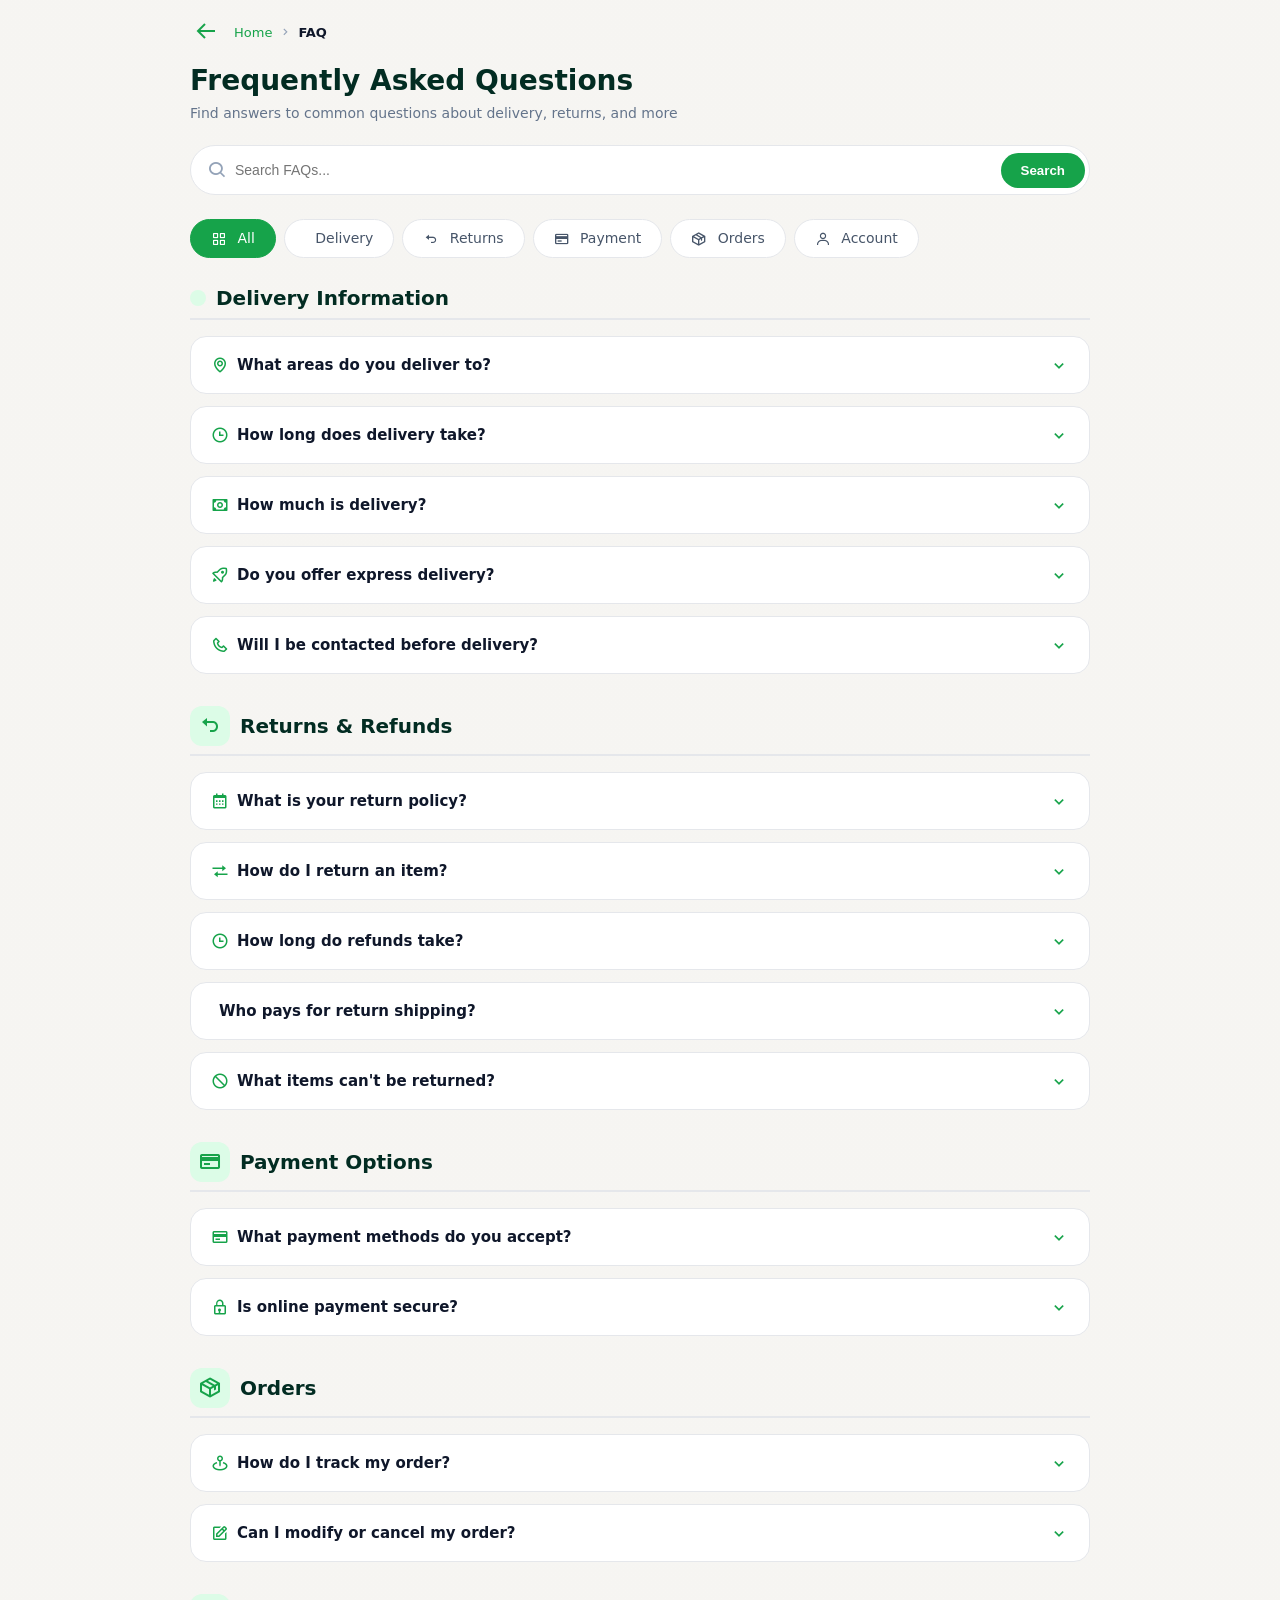
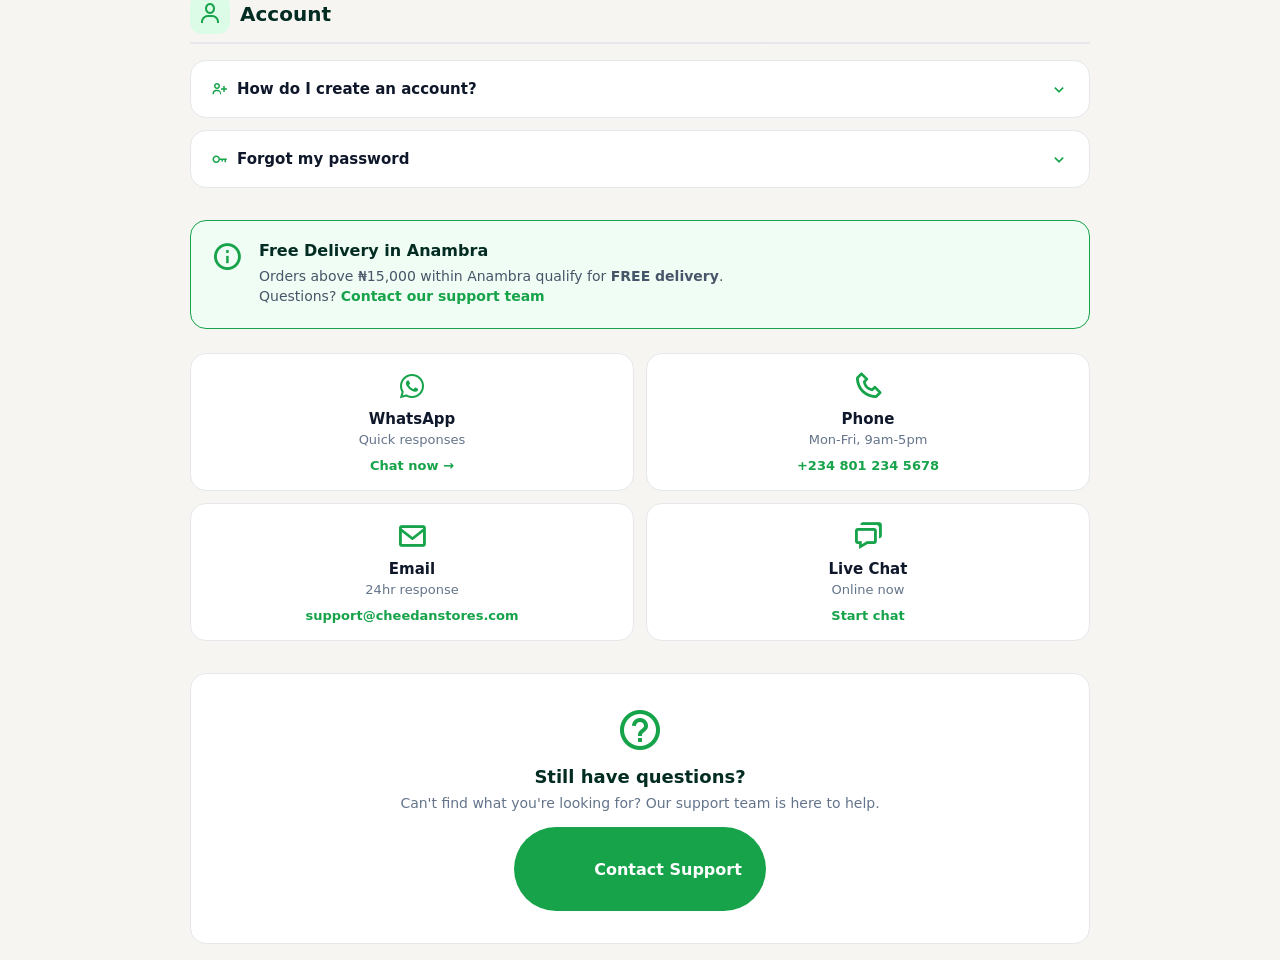
<file: faq.html>
<!DOCTYPE html>
<html lang="en">
<head>
<meta charset="UTF-8">
<meta name="viewport" content="width=device-width, initial-scale=1.0">
<title>FAQ – Cheedan Stores</title>
<link href="https://unpkg.com/boxicons@2.1.4/css/boxicons.min.css" rel="stylesheet">

<style>
*{box-sizing:border-box;margin:0;padding:0}
body{
  font-family:system-ui,-apple-system,Segoe UI,Roboto,sans-serif;
  background:#f8fafc;
  padding:16px;
}

.page{
  max-width:900px;
  margin:auto;
}

/* Header */
.header{
  display:flex;
  align-items:center;
  gap:12px;
  margin-bottom:16px;
}

.back-btn{
  background:none;
  border:none;
  font-size:24px;
  color:#16a34a;
  cursor:pointer;
  display:flex;
  align-items:center;
  padding:4px;
  border-radius:50%;
  transition:background 0.2s;
}

.back-btn:hover{
  background:#f1f5f9;
}

.breadcrumb{
  font-size:13px;
  color:#64748b;
  display:flex;
  align-items:center;
  gap:6px;
  flex-wrap:wrap;
}

.breadcrumb a{
  color:#16a34a;
  text-decoration:none;
}

.breadcrumb a:hover{
  text-decoration:underline;
}

.breadcrumb i{
  font-size:14px;
  color:#94a3b8;
}

.breadcrumb span{
  color:#0f172a;
  font-weight:600;
}

/* Title */
.page-title{
  margin-bottom:24px;
}

.page-title h1{
  font-size:28px;
  color:#022c22;
  margin-bottom:8px;
}

.page-title p{
  font-size:14px;
  color:#64748b;
}

/* Search */
.search-box{
  background:#fff;
  border:1px solid #e5e7eb;
  border-radius:999px;
  padding:4px 4px 4px 16px;
  display:flex;
  align-items:center;
  margin-bottom:24px;
}

.search-box i{
  color:#94a3b8;
  font-size:20px;
}

.search-box input{
  flex:1;
  border:none;
  padding:12px 8px;
  font-size:14px;
  outline:none;
  background:transparent;
}

.search-box button{
  background:#16a34a;
  border:none;
  color:#fff;
  padding:10px 20px;
  border-radius:999px;
  font-weight:600;
  cursor:pointer;
  transition:background 0.2s;
}

.search-box button:hover{
  background:#15803d;
}

/* Category Tabs */
.category-tabs{
  display:flex;
  gap:8px;
  margin-bottom:24px;
  overflow-x:auto;
  padding-bottom:4px;
  scrollbar-width:none;
}

.category-tabs::-webkit-scrollbar{
  display:none;
}

.category-tab{
  padding:10px 20px;
  border-radius:999px;
  background:#fff;
  border:1px solid #e5e7eb;
  font-size:14px;
  font-weight:500;
  color:#475569;
  cursor:pointer;
  white-space:nowrap;
  transition:all 0.2s;
}

.category-tab:hover{
  border-color:#16a34a;
  color:#16a34a;
}

.category-tab.active{
  background:#16a34a;
  border-color:#16a34a;
  color:#fff;
}

.category-tab i{
  margin-right:6px;
  font-size:16px;
  vertical-align:middle;
}

/* FAQ Sections */
.faq-section{
  margin-bottom:32px;
  scroll-margin-top:20px;
}

.section-title{
  display:flex;
  align-items:center;
  gap:10px;
  margin-bottom:16px;
  padding-bottom:8px;
  border-bottom:2px solid #e5e7eb;
}

.section-title i{
  font-size:24px;
  color:#16a34a;
  background:#dcfce7;
  padding:8px;
  border-radius:12px;
}

.section-title h2{
  font-size:20px;
  color:#022c22;
}

/* FAQ Grid */
.faq-grid{
  display:grid;
  gap:12px;
}

/* FAQ Item */
.faq-item{
  background:#fff;
  border:1px solid #e5e7eb;
  border-radius:16px;
  overflow:hidden;
  transition:all 0.2s;
}

.faq-item:hover{
  border-color:#16a34a;
  box-shadow:0 4px 12px rgba(0,0,0,0.05);
}

.faq-question{
  padding:18px 20px;
  display:flex;
  justify-content:space-between;
  align-items:center;
  cursor:pointer;
  font-weight:600;
  color:#0f172a;
  transition:background 0.2s;
}

.faq-question:hover{
  background:#f8fafc;
}

.faq-question span{
  flex:1;
  font-size:15px;
  display:flex;
  align-items:center;
  gap:8px;
}

.faq-question span i{
  font-size:18px;
  color:#16a34a;
}

.faq-question i{
  font-size:20px;
  color:#16a34a;
  transition:transform 0.3s;
}

.faq-item.active .faq-question i{
  transform:rotate(180deg);
}

.faq-answer{
  max-height:0;
  overflow:hidden;
  transition:max-height 0.3s ease-out;
  background:#f8fafc;
}

.faq-item.active .faq-answer{
  max-height:500px;
  transition:max-height 0.5s ease-in;
}

.answer-content{
  padding:0 20px 20px 20px;
  color:#475569;
  font-size:14px;
  line-height:1.6;
}

.answer-content p{
  margin-bottom:12px;
}

.answer-content ul, 
.answer-content ol{
  margin-left:20px;
  margin-bottom:12px;
}

.answer-content li{
  margin-bottom:6px;
}

.answer-content strong{
  color:#022c22;
}

/* Info Box */
.info-box{
  background:#f0fdf4;
  border:1px solid #16a34a;
  border-radius:16px;
  padding:20px;
  margin:24px 0;
  display:flex;
  gap:16px;
  align-items:flex-start;
}

.info-box i{
  font-size:32px;
  color:#16a34a;
  flex-shrink:0;
}

.info-box-content h3{
  font-size:16px;
  color:#022c22;
  margin-bottom:8px;
}

.info-box-content p{
  font-size:14px;
  color:#475569;
  margin-bottom:4px;
}

.info-box-content a{
  color:#16a34a;
  text-decoration:none;
  font-weight:600;
}

.info-box-content a:hover{
  text-decoration:underline;
}

/* Contact Cards */
.contact-cards{
  display:grid;
  grid-template-columns:repeat(2,1fr);
  gap:12px;
  margin:24px 0;
}

.contact-card{
  background:#fff;
  border:1px solid #e5e7eb;
  border-radius:16px;
  padding:16px;
  text-align:center;
  transition:all 0.2s;
}

.contact-card:hover{
  border-color:#16a34a;
  transform:translateY(-2px);
  box-shadow:0 4px 12px rgba(0,0,0,0.1);
}

.contact-card i{
  font-size:32px;
  color:#16a34a;
  margin-bottom:8px;
}

.contact-card h4{
  font-size:15px;
  color:#0f172a;
  margin-bottom:4px;
}

.contact-card p{
  font-size:13px;
  color:#64748b;
  margin-bottom:8px;
}

.contact-card a{
  color:#16a34a;
  text-decoration:none;
  font-weight:600;
  font-size:13px;
}

.contact-card a:hover{
  text-decoration:underline;
}

/* Still have questions */
.still-questions{
  text-align:center;
  padding:32px;
  background:#fff;
  border-radius:16px;
  border:1px solid #e5e7eb;
  margin-top:32px;
}

.still-questions i{
  font-size:48px;
  color:#16a34a;
  margin-bottom:12px;
}

.still-questions h3{
  font-size:18px;
  color:#022c22;
  margin-bottom:8px;
}

.still-questions p{
  font-size:14px;
  color:#64748b;
  margin-bottom:16px;
}

.still-questions .contact-btn{
  display:inline-flex;
  align-items:center;
  gap:8px;
  background:#16a34a;
  color:#fff;
  text-decoration:none;
  padding:12px 24px;
  border-radius:999px;
  font-weight:600;
  transition:all 0.2s;
}

.still-questions .contact-btn:hover{
  background:#15803d;
  transform:translateY(-2px);
  box-shadow:0 4px 12px rgba(22,163,74,0.3);
}

/* No results */
.no-results{
  text-align:center;
  padding:40px;
  background:#fff;
  border-radius:16px;
  border:1px dashed #e5e7eb;
  display:none;
}

.no-results i{
  font-size:48px;
  color:#94a3b8;
  margin-bottom:12px;
}

.no-results h3{
  font-size:18px;
  color:#022c22;
  margin-bottom:8px;
}

.no-results p{
  font-size:14px;
  color:#64748b;
  margin-bottom:16px;
}

.no-results .clear-search{
  background:#f1f5f9;
  border:none;
  padding:10px 20px;
  border-radius:999px;
  color:#475569;
  cursor:pointer;
  font-weight:600;
}

/* Responsive */
@media(max-width:600px){
  .contact-cards{
    grid-template-columns:1fr;
  }
  
  .info-box{
    flex-direction:column;
    text-align:center;
  }
  
  .page-title h1{
    font-size:24px;
  }
}

.hidden{
  display:none;
}

body{
  background:linear-gradient(0deg, rgba(0,0,0,0.015), rgba(0,0,0,0.015)), #faf9f6;
}
</style>
</head>
<body>

<div class="page">

  <!-- Header -->
  <div class="header">
    <button class="back-btn" id="goBack">
      <i class='bx bx-arrow-back'></i>
    </button>
    <div class="breadcrumb">
      <a href="index.html">Home</a>
      <i class='bx bx-chevron-right'></i>
      <span>FAQ</span>
    </div>
  </div>

  <!-- Page Title -->
  <div class="page-title">
    <h1>Frequently Asked Questions</h1>
    <p>Find answers to common questions about delivery, returns, and more</p>
  </div>

  <!-- Search -->
  <div class="search-box">
    <i class='bx bx-search'></i>
    <input type="text" id="searchInput" placeholder="Search FAQs...">
    <button id="searchBtn">Search</button>
  </div>

  <!-- Category Tabs -->
  <div class="category-tabs" id="categoryTabs">
    <div class="category-tab active" data-category="all">
      <i class='bx bx-grid-alt'></i> All
    </div>
    <div class="category-tab" data-category="delivery">
      <i class='bx bx-truck'></i> Delivery
    </div>
    <div class="category-tab" data-category="returns">
      <i class='bx bx-undo'></i> Returns
    </div>
    <div class="category-tab" data-category="payment">
      <i class='bx bx-credit-card'></i> Payment
    </div>
    <div class="category-tab" data-category="orders">
      <i class='bx bx-package'></i> Orders
    </div>
    <div class="category-tab" data-category="account">
      <i class='bx bx-user'></i> Account
    </div>
  </div>

  <!-- No Results -->
  <div id="noResults" class="no-results">
    <i class='bx bx-search-alt'></i>
    <h3>No results found</h3>
    <p>Try different keywords or browse by category</p>
    <button class="clear-search" id="clearSearch">Clear Search</button>
  </div>

  <!-- ===== DELIVERY SECTION ===== -->
  <section id="delivery-section" class="faq-section" data-category="delivery">
    <div class="section-title">
      <i class='bx bx-truck'></i>
      <h2>Delivery Information</h2>
    </div>
    
    <div class="faq-grid">
      <!-- Delivery FAQ 1 -->
      <div class="faq-item">
        <div class="faq-question">
          <span><i class='bx bx-map'></i> What areas do you deliver to?</span>
          <i class='bx bx-chevron-down'></i>
        </div>
        <div class="faq-answer">
          <div class="answer-content">
            <p>We currently deliver to all locations within <strong>Anambra State</strong> and major cities across <strong>Nigeria</strong>.</p>
            <p><strong>Delivery coverage:</strong></p>
            <ul>
              <li><strong>Anambra:</strong> Awka, Onitsha, Nnewi, Ekwulobia, and all local government areas</li>
              <li><strong>South-East:</strong> Enugu, Aba, Owerri, Abakaliki, Umuahia</li>
              <li><strong>Other regions:</strong> Lagos, Abuja, Port Harcourt, Ibadan, Kano</li>
            </ul>
            <p>Enter your delivery address at checkout to confirm if we deliver to your location.</p>
          </div>
        </div>
      </div>

      <!-- Delivery FAQ 2 -->
      <div class="faq-item">
        <div class="faq-question">
          <span><i class='bx bx-time'></i> How long does delivery take?</span>
          <i class='bx bx-chevron-down'></i>
        </div>
        <div class="faq-answer">
          <div class="answer-content">
            <p><strong>Delivery times vary by location:</strong></p>
            <ul>
              <li><strong>Anambra:</strong> 1-2 business days</li>
              <li><strong>South-East:</strong> 2-3 business days</li>
              <li><strong>Lagos & Abuja:</strong> 3-4 business days</li>
              <li><strong>Other regions:</strong> 4-6 business days</li>
            </ul>
            <p>Orders placed before 2pm Monday-Friday are processed the same day. Weekends and public holidays may cause slight delays.</p>
          </div>
        </div>
      </div>

      <!-- Delivery FAQ 3 -->
      <div class="faq-item">
        <div class="faq-question">
          <span><i class='bx bx-money'></i> How much is delivery?</span>
          <i class='bx bx-chevron-down'></i>
        </div>
        <div class="faq-answer">
          <div class="answer-content">
            <p><strong>Delivery fees:</strong></p>
            <ul>
              <li><strong>Anambra:</strong> ₦1,500 (FREE for orders above ₦15,000)</li>
              <li><strong>South-East:</strong> ₦2,500 (FREE for orders above ₦25,000)</li>
              <li><strong>Lagos/Abuja:</strong> ₦3,500 (FREE for orders above ₦35,000)</li>
              <li><strong>Other regions:</strong> ₦4,500 - ₦6,500 depending on location</li>
            </ul>
            <p>Delivery fee is calculated automatically at checkout based on your location and order total.</p>
          </div>
        </div>
      </div>

      <!-- Delivery FAQ 4 -->
      <div class="faq-item">
        <div class="faq-question">
          <span><i class='bx bx-rocket'></i> Do you offer express delivery?</span>
          <i class='bx bx-chevron-down'></i>
        </div>
        <div class="faq-answer">
          <div class="answer-content">
            <p>Yes! We offer express delivery in select areas:</p>
            <ul>
              <li><strong>Same-day delivery:</strong> Awka, Onitsha (order before 11am) - ₦3,500</li>
              <li><strong>Next-day delivery:</strong> Major Anambra cities - ₦2,500</li>
            </ul>
            <p>Express delivery options appear at checkout if available for your location.</p>
          </div>
        </div>
      </div>

      <!-- Delivery FAQ 5 -->
      <div class="faq-item">
        <div class="faq-question">
          <span><i class='bx bx-phone'></i> Will I be contacted before delivery?</span>
          <i class='bx bx-chevron-down'></i>
        </div>
        <div class="faq-answer">
          <div class="answer-content">
            <p>Yes! Our delivery partner will call you 30-60 minutes before arrival. Please ensure your phone number is correct at checkout.</p>
            <p>If you miss the call, they'll try up to 3 times. You can also track your order status in "My Orders".</p>
          </div>
        </div>
      </div>
    </div>
  </section>

  <!-- ===== RETURNS SECTION ===== -->
  <section id="returns-section" class="faq-section" data-category="returns">
    <div class="section-title">
      <i class='bx bx-undo'></i>
      <h2>Returns & Refunds</h2>
    </div>
    
    <div class="faq-grid">
      <!-- Returns FAQ 1 -->
      <div class="faq-item">
        <div class="faq-question">
          <span><i class='bx bx-calendar'></i> What is your return policy?</span>
          <i class='bx bx-chevron-down'></i>
        </div>
        <div class="faq-answer">
          <div class="answer-content">
            <p>We offer a <strong>7-day return policy</strong> on most items. You can return items if:</p>
            <ul>
              <li>Item is defective or damaged</li>
              <li>Wrong item was delivered</li>
              <li>Item doesn't match description</li>
            </ul>
            <p><strong>Items must be:</strong> Unused, in original packaging, with all tags attached.</p>
          </div>
        </div>
      </div>

      <!-- Returns FAQ 2 -->
      <div class="faq-item">
        <div class="faq-question">
          <span><i class='bx bx-transfer'></i> How do I return an item?</span>
          <i class='bx bx-chevron-down'></i>
        </div>
        <div class="faq-answer">
          <div class="answer-content">
            <p><strong>To return an item:</strong></p>
            <ol>
              <li>Go to "My Orders" in your account</li>
              <li>Select the order and item you want to return</li>
              <li>Click "Request Return" and select a reason</li>
              <li>Upload photos if item is damaged</li>
              <li>Submit request</li>
            </ol>
            <p>We'll review your request within 24 hours and provide return instructions.</p>
          </div>
        </div>
      </div>

      <!-- Returns FAQ 3 -->
      <div class="faq-item">
        <div class="faq-question">
          <span><i class='bx bx-time'></i> How long do refunds take?</span>
          <i class='bx bx-chevron-down'></i>
        </div>
        <div class="faq-answer">
          <div class="answer-content">
            <p><strong>Refund processing times:</strong></p>
            <ul>
              <li><strong>Bank transfer:</strong> 3-5 business days</li>
              <li><strong>Card refund:</strong> 5-7 business days</li>
              <li><strong>Store credit:</strong> Instant upon approval</li>
            </ul>
            <p>Refunds are processed after we receive and inspect the returned item.</p>
          </div>
        </div>
      </div>

      <!-- Returns FAQ 4 -->
      <div class="faq-item">
        <div class="faq-question">
          <span><i class='bx bx-truck'></i> Who pays for return shipping?</span>
          <i class='bx bx-chevron-down'></i>
        </div>
        <div class="faq-answer">
          <div class="answer-content">
            <p><strong>Return shipping costs:</strong></p>
            <ul>
              <li><strong>Defective/Wrong item:</strong> We cover all return shipping costs</li>
              <li><strong>Changed mind:</strong> Customer pays return shipping (₦1,500 - ₦3,500)</li>
            </ul>
            <p>For changed mind returns, the original delivery fee is non-refundable.</p>
          </div>
        </div>
      </div>

      <!-- Returns FAQ 5 -->
      <div class="faq-item">
        <div class="faq-question">
          <span><i class='bx bx-block'></i> What items can't be returned?</span>
          <i class='bx bx-chevron-down'></i>
        </div>
        <div class="faq-answer">
          <div class="answer-content">
            <p><strong>Non-returnable items:</strong></p>
            <ul>
              <li>Perishable goods (food, groceries)</li>
              <li>Personal care items (if seal is broken)</li>
              <li>Underwear and swimwear</li>
              <li>Customized or personalized items</li>
              <li>Gift cards</li>
            </ul>
            <p>These items can only be returned if defective.</p>
          </div>
        </div>
      </div>
    </div>
  </section>

  <!-- ===== PAYMENT SECTION ===== -->
  <section id="payment-section" class="faq-section" data-category="payment">
    <div class="section-title">
      <i class='bx bx-credit-card'></i>
      <h2>Payment Options</h2>
    </div>
    
    <div class="faq-grid">
      <div class="faq-item">
        <div class="faq-question">
          <span><i class='bx bx-credit-card'></i> What payment methods do you accept?</span>
          <i class='bx bx-chevron-down'></i>
        </div>
        <div class="faq-answer">
          <div class="answer-content">
            <p><strong>We accept:</strong></p>
            <ul>
              <li><strong>Card payments:</strong> Visa, Mastercard, Verve (via Paystack)</li>
              <li><strong>Bank transfer:</strong> Instant transfer</li>
              <li><strong>USSD:</strong> Quick banking from any phone</li>
              <li><strong>Pay on Delivery:</strong> Cash or transfer to rider</li>
            </ul>
            <p>All online payments are securely processed by Paystack.</p>
          </div>
        </div>
      </div>

      <div class="faq-item">
        <div class="faq-question">
          <span><i class='bx bx-lock'></i> Is online payment secure?</span>
          <i class='bx bx-chevron-down'></i>
        </div>
        <div class="faq-answer">
          <div class="answer-content">
            <p>Yes! We use <strong>Paystack</strong>, a PCI-DSS compliant payment processor. Your card details are encrypted and never stored on our servers.</p>
            <p>Paystack is used by thousands of Nigerian businesses and processes millions of transactions safely.</p>
          </div>
        </div>
      </div>
    </div>
  </section>

  <!-- ===== ORDERS SECTION ===== -->
  <section id="orders-section" class="faq-section" data-category="orders">
    <div class="section-title">
      <i class='bx bx-package'></i>
      <h2>Orders</h2>
    </div>
    
    <div class="faq-grid">
      <div class="faq-item">
        <div class="faq-question">
          <span><i class='bx bx-map-pin'></i> How do I track my order?</span>
          <i class='bx bx-chevron-down'></i>
        </div>
        <div class="faq-answer">
          <div class="answer-content">
            <p>You can track your order in two ways:</p>
            <ol>
              <li>Log in to your account and go to "My Orders"</li>
              <li>Check the tracking link sent via SMS/email</li>
            </ol>
            <p>You'll receive updates at every stage: confirmed, packed, out for delivery, delivered.</p>
          </div>
        </div>
      </div>

      <div class="faq-item">
        <div class="faq-question">
          <span><i class='bx bx-edit'></i> Can I modify or cancel my order?</span>
          <i class='bx bx-chevron-down'></i>
        </div>
        <div class="faq-answer">
          <div class="answer-content">
            <p><strong>Order modifications:</strong></p>
            <ul>
              <li><strong>Within 30 minutes:</strong> Contact support to modify/cancel</li>
              <li><strong>After 30 minutes:</strong> Order may already be processed</li>
              <li><strong>Once shipped:</strong> Cannot be modified</li>
            </ul>
            <p>Contact us immediately via WhatsApp or phone for changes.</p>
          </div>
        </div>
      </div>
    </div>
  </section>

  <!-- ===== ACCOUNT SECTION ===== -->
  <section id="account-section" class="faq-section" data-category="account">
    <div class="section-title">
      <i class='bx bx-user'></i>
      <h2>Account</h2>
    </div>
    
    <div class="faq-grid">
      <div class="faq-item">
        <div class="faq-question">
          <span><i class='bx bx-user-plus'></i> How do I create an account?</span>
          <i class='bx bx-chevron-down'></i>
        </div>
        <div class="faq-answer">
          <div class="answer-content">
            <p>Click "Sign Up" in the top menu. You can register with:</p>
            <ul>
              <li>Email address and password</li>
              <li>Google account (coming soon)</li>
            </ul>
            <p>Creating an account lets you track orders, save addresses, and get personalized offers.</p>
          </div>
        </div>
      </div>

      <div class="faq-item">
        <div class="faq-question">
          <span><i class='bx bx-key'></i> Forgot my password</span>
          <i class='bx bx-chevron-down'></i>
        </div>
        <div class="faq-answer">
          <div class="answer-content">
            <p>Click "Forgot Password" on the login page. We'll send a reset link to your email.</p>
            <p>If you don't receive it within 5 minutes, check your spam folder.</p>
          </div>
        </div>
      </div>
    </div>
  </section>

  <!-- Info Box -->
  <div class="info-box">
    <i class='bx bx-info-circle'></i>
    <div class="info-box-content">
      <h3>Free Delivery in Anambra</h3>
      <p>Orders above ₦15,000 within Anambra qualify for <strong>FREE delivery</strong>.</p>
      <p>Questions? <a href="support.html">Contact our support team</a></p>
    </div>
  </div>

  <!-- Contact Cards -->
  <div class="contact-cards">
    <div class="contact-card">
      <i class='bx bxl-whatsapp'></i>
      <h4>WhatsApp</h4>
      <p>Quick responses</p>
      <a href="https://wa.me/2348012345678">Chat now →</a>
    </div>
    <div class="contact-card">
      <i class='bx bx-phone'></i>
      <h4>Phone</h4>
      <p>Mon-Fri, 9am-5pm</p>
      <a href="tel:+2348012345678">+234 801 234 5678</a>
    </div>
    <div class="contact-card">
      <i class='bx bx-envelope'></i>
      <h4>Email</h4>
      <p>24hr response</p>
      <a href="mailto:support@cheedanstores.com">support@cheedanstores.com</a>
    </div>
    <div class="contact-card">
      <i class='bx bx-chat'></i>
      <h4>Live Chat</h4>
      <p>Online now</p>
      <a href="support.html">Start chat</a>
    </div>
  </div>

  <!-- Still have questions -->
  <div class="still-questions">
    <i class='bx bx-help-circle'></i>
    <h3>Still have questions?</h3>
    <p>Can't find what you're looking for? Our support team is here to help.</p>
    <a href="support.html" class="contact-btn">
      <i class='bx bx-message-detail'></i> Contact Support
    </a>
  </div>

</div>

<script>
// Back button
document.getElementById("goBack").addEventListener("click", () => {
  history.back();
});

// FAQ Accordion
document.querySelectorAll('.faq-question').forEach(question => {
  question.addEventListener('click', () => {
    const item = question.parentElement;
    const wasActive = item.classList.contains('active');
    
    // Close all other items
    document.querySelectorAll('.faq-item').forEach(faq => {
      faq.classList.remove('active');
    });
    
    // Toggle current
    if (!wasActive) {
      item.classList.add('active');
    }
  });
});

// Category Tabs
const tabs = document.querySelectorAll('.category-tab');
const sections = document.querySelectorAll('.faq-section');
const searchInput = document.getElementById('searchInput');
const searchBtn = document.getElementById('searchBtn');
const noResults = document.getElementById('noResults');
const clearSearch = document.getElementById('clearSearch');

// Filter by category
tabs.forEach(tab => {
  tab.addEventListener('click', () => {
    tabs.forEach(t => t.classList.remove('active'));
    tab.classList.add('active');
    
    const category = tab.dataset.category;
    
    if (category === 'all') {
      sections.forEach(section => {
        section.style.display = 'block';
      });
    } else {
      sections.forEach(section => {
        if (section.dataset.category === category) {
          section.style.display = 'block';
        } else {
          section.style.display = 'none';
        }
      });
    }
    
    searchInput.value = '';
    noResults.style.display = 'none';
  });
});

// Search functionality
function performSearch() {
  const searchTerm = searchInput.value.toLowerCase().trim();
  
  if (!searchTerm) {
    sections.forEach(section => section.style.display = 'block');
    document.querySelectorAll('.faq-item').forEach(item => {
      item.style.display = 'block';
    });
    noResults.style.display = 'none';
    return;
  }
  
  let hasResults = false;
  
  sections.forEach(section => {
    let sectionHasResults = false;
    const items = section.querySelectorAll('.faq-item');
    
    items.forEach(item => {
      const question = item.querySelector('.faq-question span').textContent.toLowerCase();
      const answer = item.querySelector('.answer-content').textContent.toLowerCase();
      
      if (question.includes(searchTerm) || answer.includes(searchTerm)) {
        item.style.display = 'block';
        sectionHasResults = true;
        hasResults = true;
      } else {
        item.style.display = 'none';
      }
    });
    
    section.style.display = sectionHasResults ? 'block' : 'none';
  });
  
  noResults.style.display = hasResults ? 'none' : 'block';
}

searchBtn.addEventListener('click', performSearch);
searchInput.addEventListener('keyup', (e) => {
  if (e.key === 'Enter') performSearch();
});

clearSearch.addEventListener('click', () => {
  searchInput.value = '';
  performSearch();
  
  tabs.forEach(t => t.classList.remove('active'));
  document.querySelector('[data-category="all"]').classList.add('active');
  
  sections.forEach(section => {
    section.style.display = 'block';
  });
});
</script>

</body>
</html>
</file>
